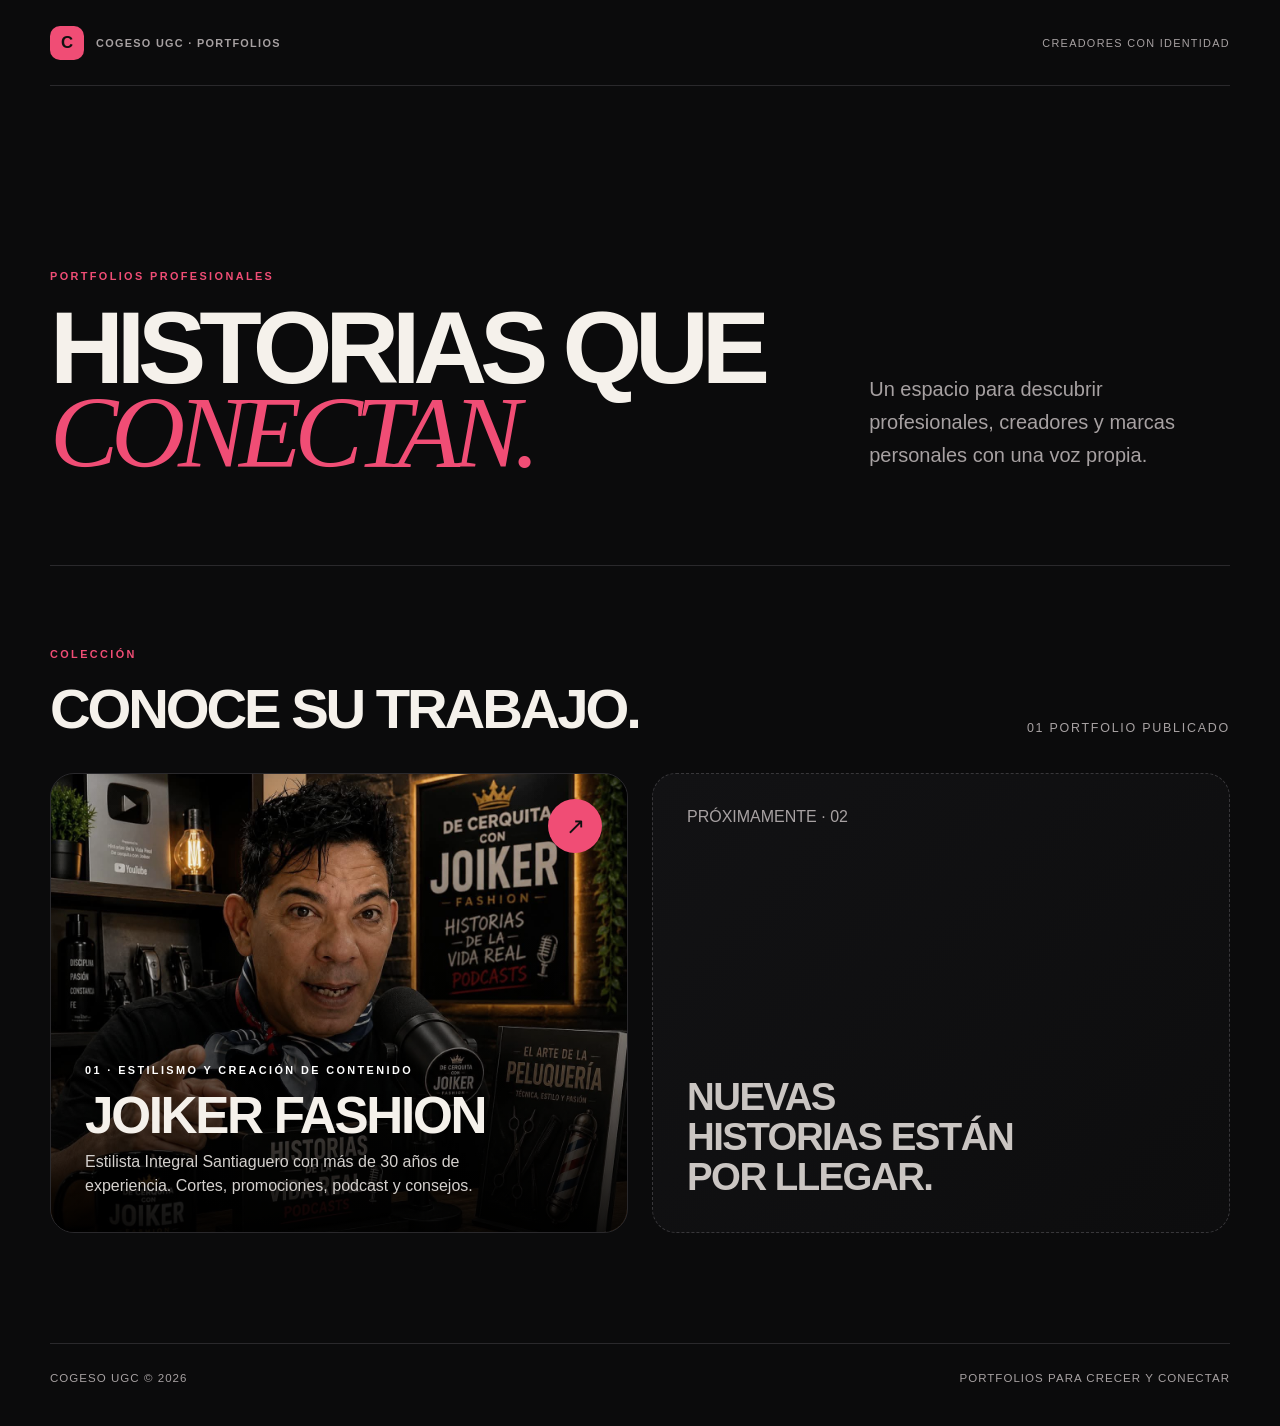
<file: index.html>
<!doctype html>
<html lang="es">
<head>
  <meta charset="utf-8">
  <meta name="viewport" content="width=device-width, initial-scale=1">
  <meta name="description" content="Portfolios de creadores y profesionales desarrollados por Cogeso UGC.">
  <meta name="theme-color" content="#0b0b0c">
  <title>Portfolios · Cogeso UGC</title>
  <link rel="icon" href="data:image/svg+xml,%3Csvg xmlns='http://www.w3.org/2000/svg' viewBox='0 0 64 64'%3E%3Crect width='64' height='64' rx='15' fill='%230b0b0c'/%3E%3Cpath d='M42 19c-3-3-6-5-11-5-10 0-18 8-18 18s8 18 18 18c5 0 9-2 12-5l-7-7c-1 1-3 2-5 2-5 0-8-3-8-8s3-8 8-8c2 0 4 1 5 2z' fill='%23f04d75'/%3E%3C/svg%3E">
  <style>
    :root{--bg:#0b0b0c;--surface:#141416;--ink:#f5f1eb;--muted:#a7a1a2;--line:#2a292c;--accent:#f04d75;--max:1180px}
    *{box-sizing:border-box}
    html{scroll-behavior:smooth}
    body{margin:0;background:var(--bg);color:var(--ink);font-family:Arial,Helvetica,sans-serif}
    a{color:inherit;text-decoration:none}
    img{display:block;max-width:100%}
    .topbar{width:min(calc(100% - 40px),var(--max));height:86px;margin:auto;display:flex;align-items:center;justify-content:space-between;border-bottom:1px solid var(--line)}
    .brand{display:flex;align-items:center;gap:12px;font-size:.76rem;font-weight:800;letter-spacing:.2em}
    .mark{width:34px;height:34px;border-radius:10px;background:var(--accent);display:grid;place-items:center;color:#111;font-size:1.05rem;letter-spacing:0}
    .topbar span:last-child{color:var(--muted);font-size:.68rem;letter-spacing:.12em}
    main{width:min(calc(100% - 40px),var(--max));margin:auto}
    .hero{min-height:480px;padding:105px 0 90px;display:grid;grid-template-columns:minmax(0,1.35fr) minmax(220px,.65fr);gap:70px;align-items:end;border-bottom:1px solid var(--line)}
    .eyebrow,.number{margin:0 0 24px;color:var(--accent);font-size:.68rem;font-weight:800;letter-spacing:.22em}
    h1{max-width:780px;margin:0;font-size:clamp(3.2rem,8vw,7.6rem);line-height:.82;letter-spacing:-.07em}
    h1 em{color:var(--accent);font-family:Georgia,serif;font-weight:400}
    .intro{max-width:370px;margin:0 0 3px;color:var(--muted);font-size:clamp(1rem,1.7vw,1.25rem);line-height:1.65}
    .collection{padding:82px 0 110px}
    .section-head{display:flex;align-items:end;justify-content:space-between;gap:30px;margin-bottom:38px}
    h2{margin:0;font-size:clamp(2rem,4.4vw,4.4rem);line-height:.9;letter-spacing:-.055em}
    .count{margin:0;color:var(--muted);font-size:.78rem;letter-spacing:.14em}
    .grid{display:grid;grid-template-columns:repeat(2,minmax(0,1fr));gap:24px}
    .portfolio{position:relative;min-height:460px;overflow:hidden;border:1px solid var(--line);border-radius:24px;background:var(--surface);isolation:isolate}
    .portfolio img{position:absolute;inset:0;width:100%;height:100%;object-fit:cover;object-position:center;filter:saturate(.85);transition:transform .55s ease,filter .55s ease}
    .portfolio:after{content:"";position:absolute;inset:0;z-index:1;background:linear-gradient(180deg,rgba(0,0,0,.04) 25%,rgba(0,0,0,.9) 100%)}
    .portfolio-content{position:absolute;z-index:2;inset:auto 0 0;padding:34px}
    .portfolio .number{color:#fff;margin-bottom:14px}
    .portfolio h3{margin:0 0 11px;font-size:clamp(2rem,4vw,3.6rem);line-height:.9;letter-spacing:-.045em}
    .portfolio p{max-width:460px;margin:0;color:#d4d0cd;line-height:1.5}
    .open{position:absolute;z-index:3;top:25px;right:25px;width:54px;height:54px;border-radius:50%;display:grid;place-items:center;background:var(--accent);color:#111;font-size:1.45rem;transition:transform .25s ease}
    .portfolio:hover img{transform:scale(1.035);filter:saturate(1)}
    .portfolio:hover .open{transform:rotate(45deg)}
    .coming{min-height:460px;padding:34px;border:1px dashed #38373a;border-radius:24px;display:flex;flex-direction:column;justify-content:space-between;background:linear-gradient(135deg,#121214,#0d0d0e);color:var(--muted)}
    .coming strong{max-width:330px;color:#cac5c2;font-size:clamp(1.6rem,3vw,2.8rem);line-height:1.05;letter-spacing:-.04em}
    footer{width:min(calc(100% - 40px),var(--max));margin:auto;padding:28px 0 42px;border-top:1px solid var(--line);display:flex;justify-content:space-between;gap:20px;color:var(--muted);font-size:.72rem;letter-spacing:.09em}
    @media(max-width:760px){.topbar{height:72px}.topbar>span:last-child{display:none}.hero{min-height:auto;padding:80px 0 70px;grid-template-columns:1fr;gap:36px}.intro{max-width:520px}.collection{padding:62px 0 80px}.section-head{align-items:start;flex-direction:column}.grid{grid-template-columns:1fr}.portfolio,.coming{min-height:410px}.portfolio-content{padding:26px}.coming{display:none}footer{flex-direction:column}}
    @media(prefers-reduced-motion:reduce){html{scroll-behavior:auto}.portfolio img,.open{transition:none}}
  </style>
</head>
<body>
  <header class="topbar">
    <a class="brand" href="./" aria-label="Inicio"><span class="mark">C</span><span>COGESO UGC · PORTFOLIOS</span></a>
    <span>CREADORES CON IDENTIDAD</span>
  </header>
  <main>
    <section class="hero">
      <div>
        <p class="eyebrow">PORTFOLIOS PROFESIONALES</p>
        <h1>HISTORIAS QUE<br><em>CONECTAN.</em></h1>
      </div>
      <p class="intro">Un espacio para descubrir profesionales, creadores y marcas personales con una voz propia.</p>
    </section>
    <section class="collection" aria-labelledby="portfolios-title">
      <header class="section-head">
        <div><p class="eyebrow">COLECCIÓN</p><h2 id="portfolios-title">CONOCE SU TRABAJO.</h2></div>
        <p class="count">01 PORTFOLIO PUBLICADO</p>
      </header>
      <div class="grid">
        <a class="portfolio" href="joiker-fashion/" aria-label="Abrir el portfolio de Joiker Fashion">
          <img src="joiker-fashion/assets/joiker-perfil.jpg" alt="Joiker Fashion en su espacio profesional">
          <span class="open" aria-hidden="true">↗</span>
          <div class="portfolio-content">
            <p class="number">01 · ESTILISMO Y CREACIÓN DE CONTENIDO</p>
            <h3>JOIKER FASHION</h3>
            <p>Estilista Integral Santiaguero con más de 30 años de experiencia. Cortes, promociones, podcast y consejos.</p>
          </div>
        </a>
        <div class="coming" aria-hidden="true"><span>PRÓXIMAMENTE · 02</span><strong>NUEVAS HISTORIAS ESTÁN POR LLEGAR.</strong></div>
      </div>
    </section>
  </main>
  <footer><span>COGESO UGC © 2026</span><span>PORTFOLIOS PARA CRECER Y CONECTAR</span></footer>
</body>
</html>
</file>
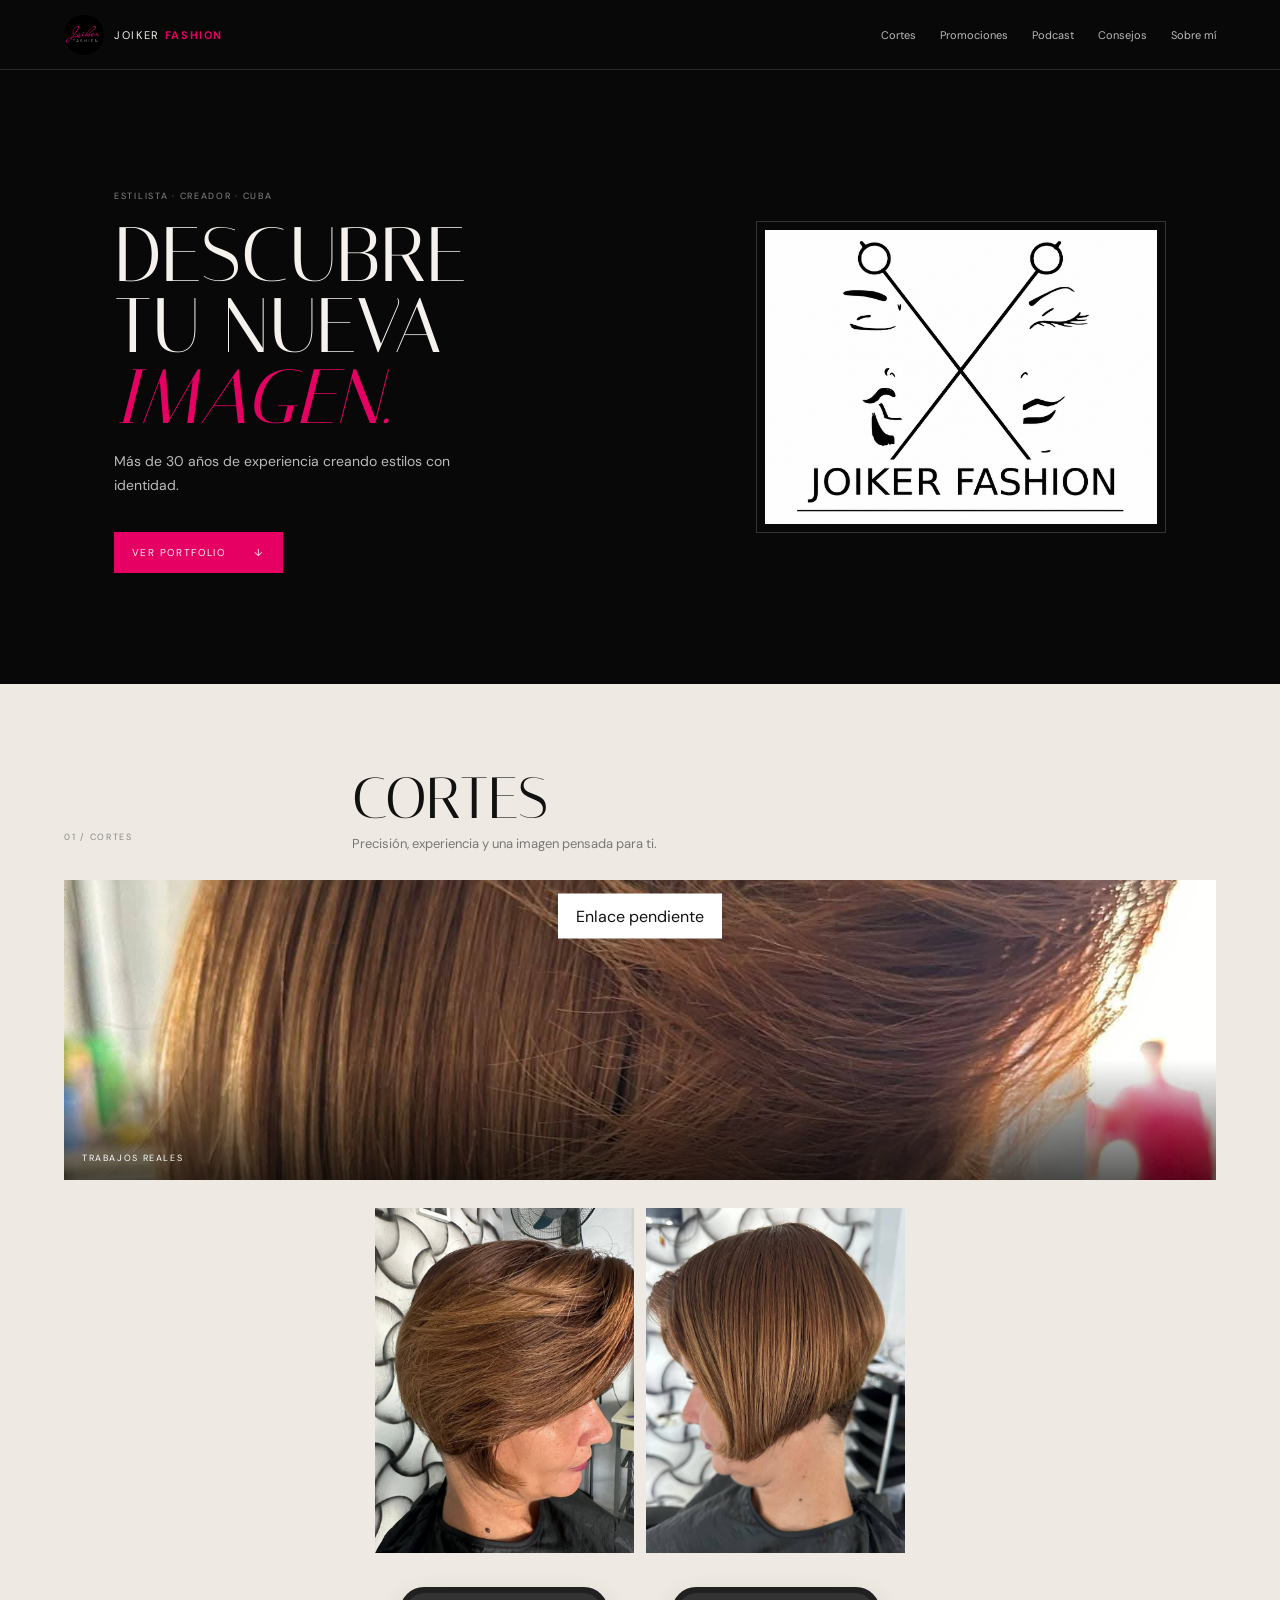
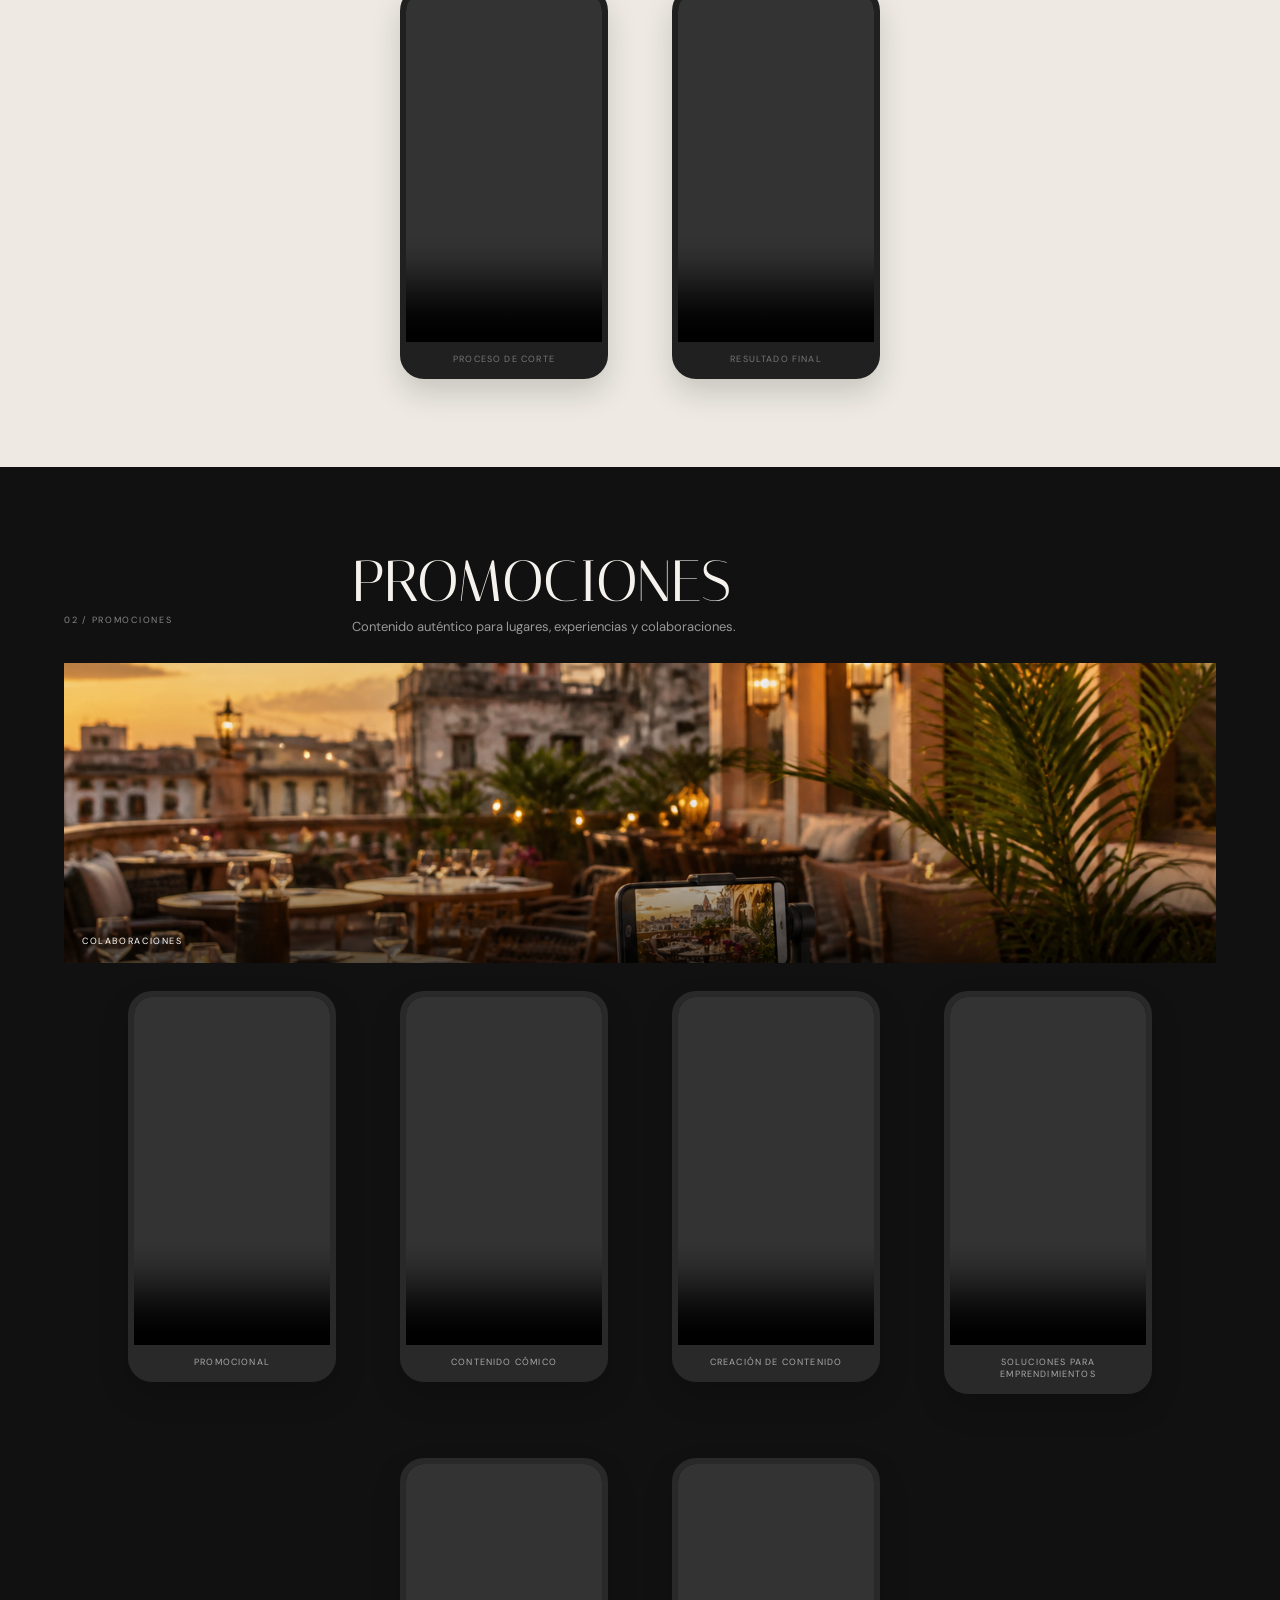
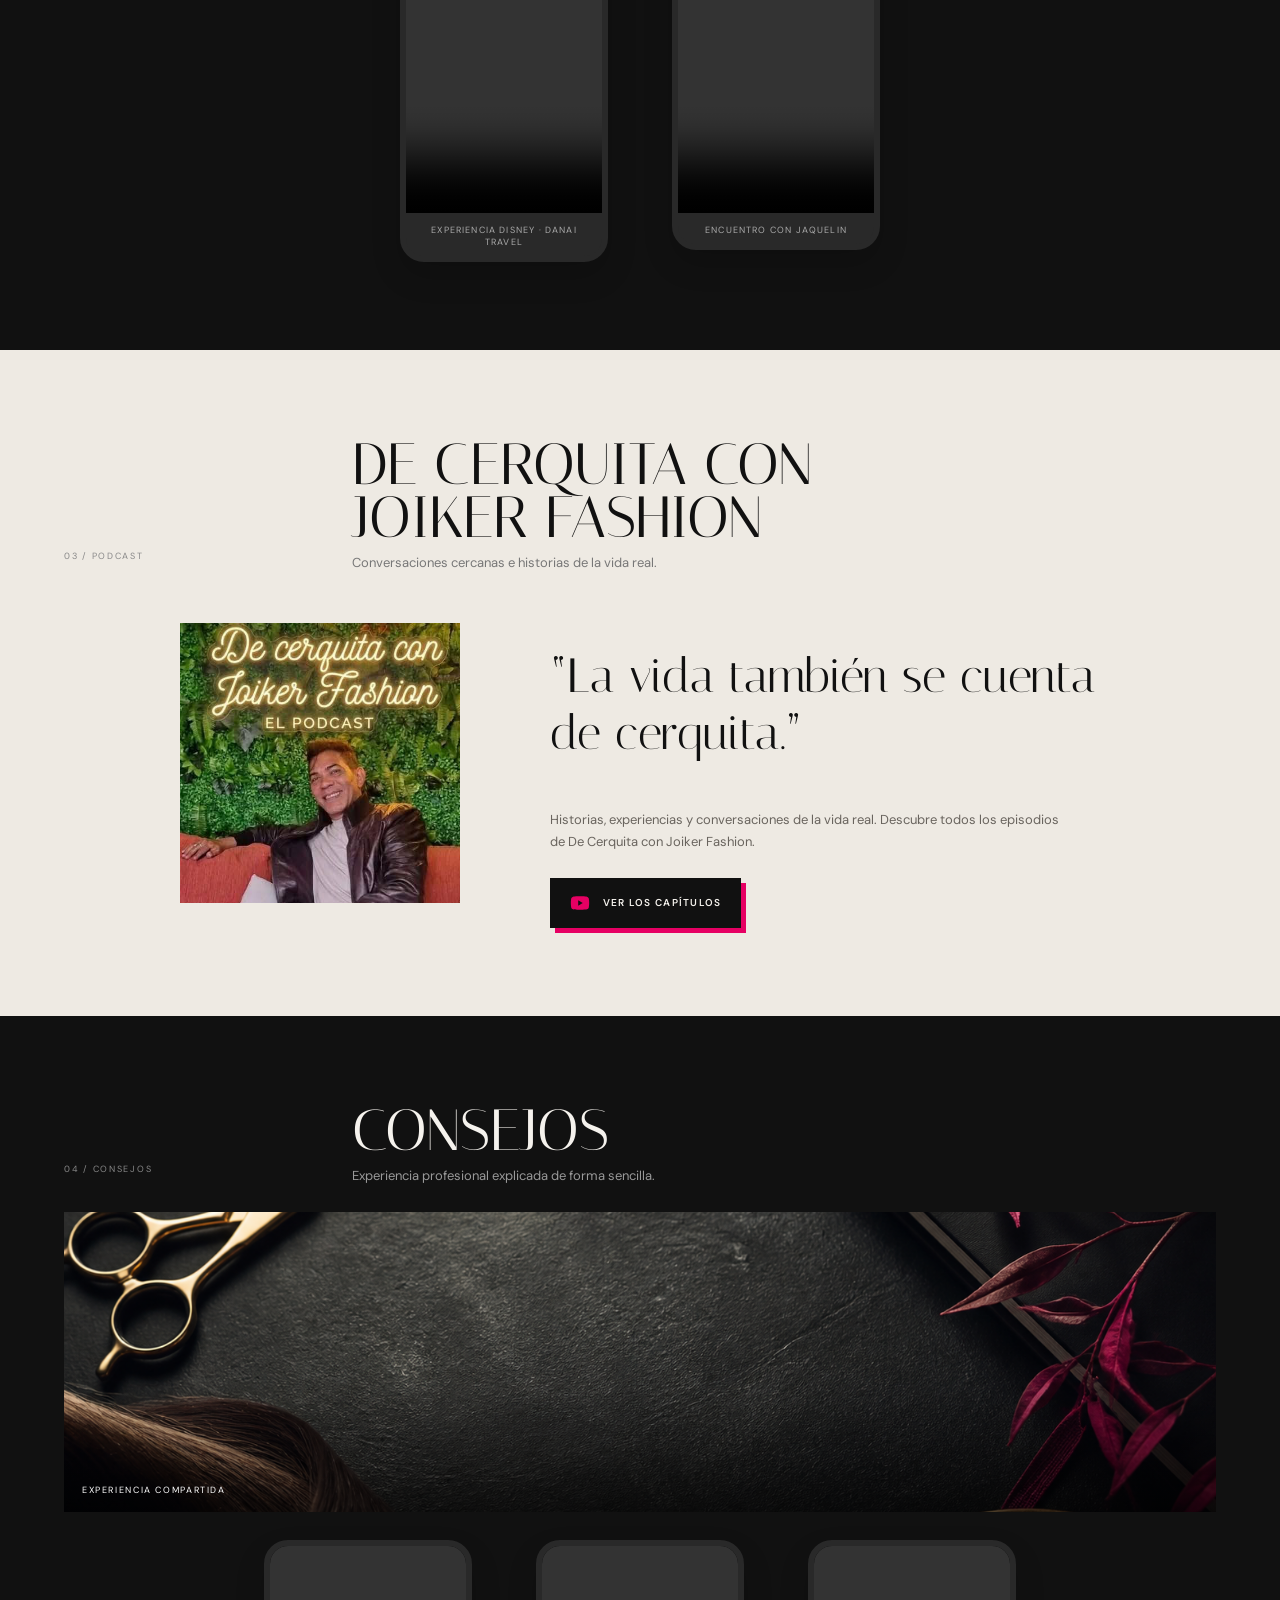
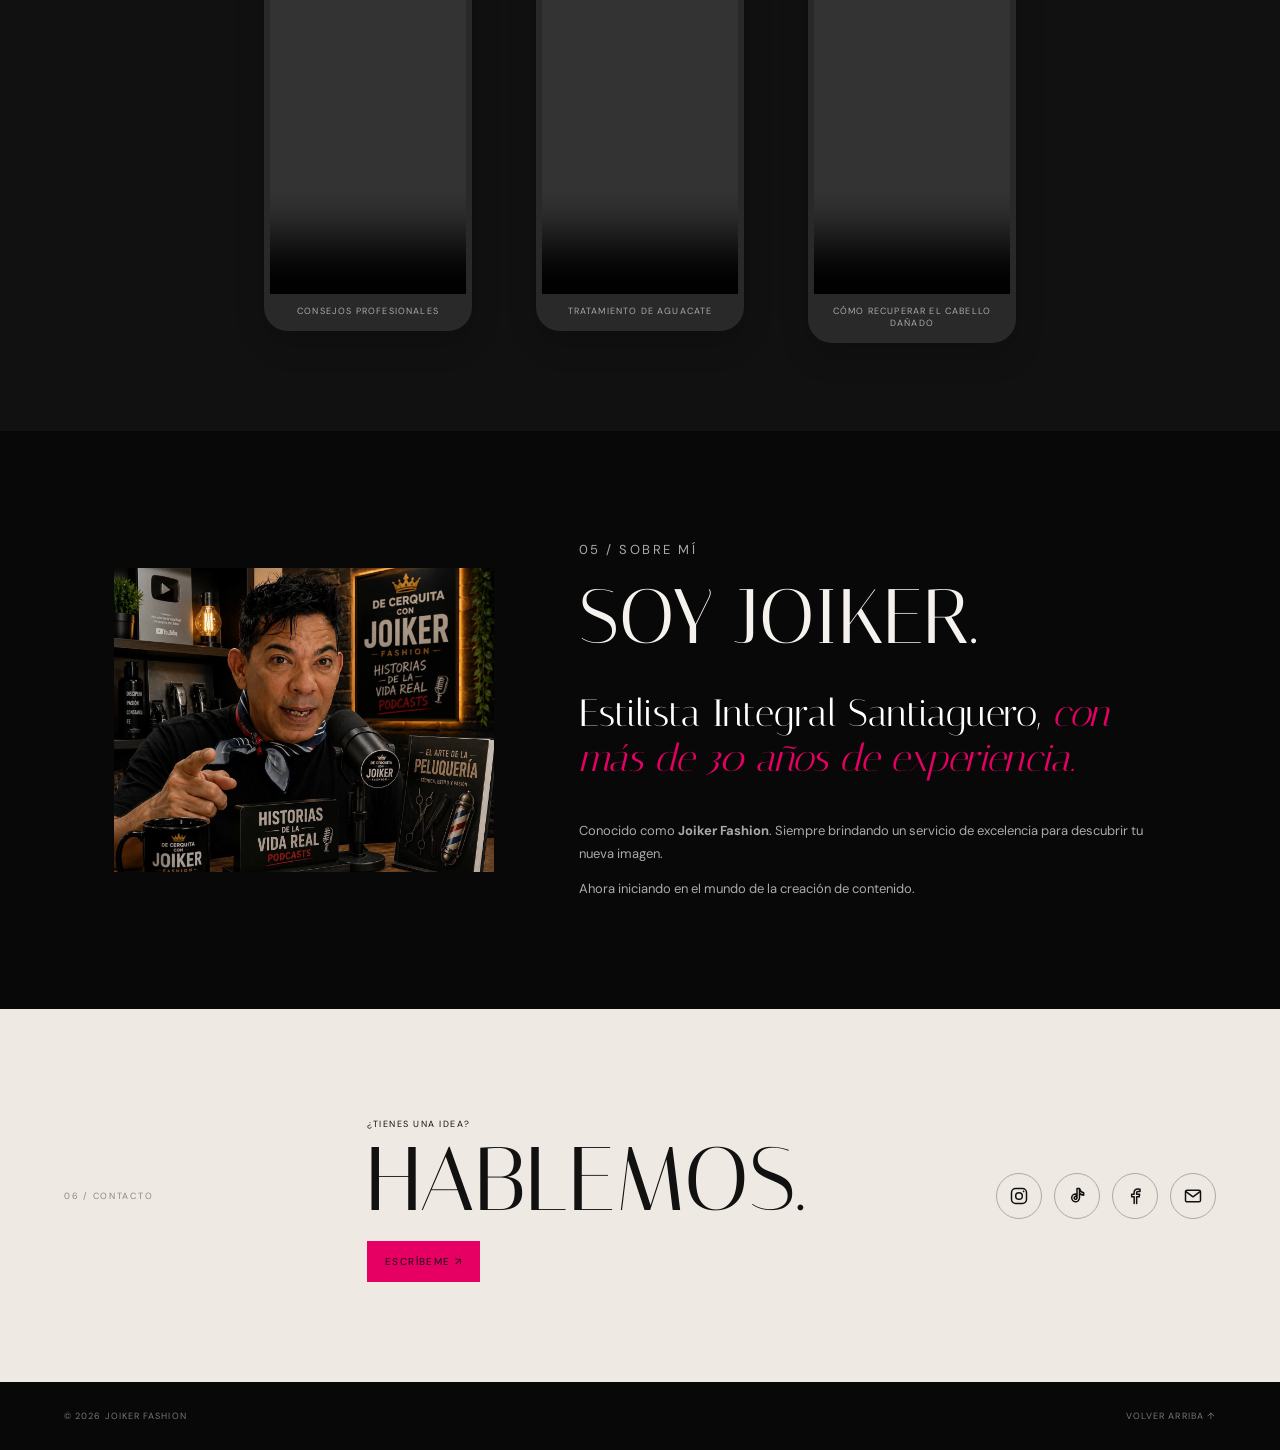
<file: joiker-fashion/index.html>
<!doctype html><html lang="es"><head>
<meta charset="utf-8"><meta name="viewport" content="width=device-width,initial-scale=1"><meta name="theme-color" content="#080808">
<meta name="description" content="Joiker Fashion — estilista integral santiaguero y creador de contenido con más de 30 años de experiencia.">
<meta property="og:title" content="Joiker Fashion | Descubre tu imagen"><meta property="og:description" content="Cortes, promociones, podcast y consejos."><meta property="og:image" content="assets/portada-joiker-recortada.png">
<title>Joiker Fashion | Descubre tu imagen</title><link rel="icon" type="image/png" href="assets/logo-limpio.png"><link rel="preconnect" href="https://fonts.googleapis.com"><link rel="preconnect" href="https://fonts.gstatic.com" crossorigin><link href="https://fonts.googleapis.com/css2?family=DM+Sans:wght@400;500;600&family=Italiana&display=swap" rel="stylesheet"><link rel="stylesheet" href="styles.css">
</head><body>
<a class="skip" href="#contenido">Ir al contenido</a>
<header class="nav"><a class="brand" href="#inicio"><img src="assets/logo-limpio.png" alt="Logo Joiker Fashion"><span>JOIKER <b>FASHION</b></span></a><button class="menu-btn" aria-label="Abrir menú" aria-expanded="false"><i></i><i></i></button><nav><a href="#cortes">Cortes</a><a href="#promociones">Promociones</a><a href="#podcast">Podcast</a><a href="#consejos">Consejos</a><a href="#sobre-mi">Sobre mí</a></nav></header>
<main id="contenido">
<section class="hero" id="inicio"><div class="hero-copy reveal"><p class="eyebrow">ESTILISTA · CREADOR · CUBA</p><h1>DESCUBRE<br>TU NUEVA<br><em>IMAGEN.</em></h1><p>Más de 30 años de experiencia creando estilos con identidad.</p><a class="button" href="#cortes">Ver portfolio <span>↓</span></a></div><figure class="hero-photo reveal"><img src="assets/portada-joiker-recortada.png" alt="Diseño Joiker Fashion con perfiles y tijeras"></figure></section>
<section class="category" id="cortes"><header class="category-head"><p class="index">01 / CORTES</p><div><h2>CORTES</h2><p>Precisión, experiencia y una imagen pensada para ti.</p></div></header><div class="category-cover cuts-cover"><img src="assets/corte-real-1.jpg" alt="Corte bob realizado por Joiker"><span>TRABAJOS REALES</span></div><div class="showcase photos two"><figure><img src="assets/corte-real-2.jpg" alt="Corte corto cobrizo realizado por Joiker"></figure><figure><img src="assets/corte-real-3.jpg" alt="Corte bob asimétrico realizado por Joiker"></figure></div><div class="phones"><figure class="phone"><video controls playsinline preload="metadata"><source src="assets/video-corte-1.mp4" type="video/mp4"></video><figcaption>Proceso de corte</figcaption></figure><figure class="phone"><video controls playsinline preload="metadata"><source src="assets/video-corte-2.mp4" type="video/mp4"></video><figcaption>Resultado final</figcaption></figure></div></section>
<section class="category alt" id="promociones"><header class="category-head"><p class="index">02 / PROMOCIONES</p><div><h2>PROMOCIONES</h2><p>Contenido auténtico para lugares, experiencias y colaboraciones.</p></div></header><div class="category-cover"><img src="assets/portada-promociones-general.png" alt="Creador grabando contenido para promocionar un negocio local"><span>COLABORACIONES</span></div><div class="phones three"><figure class="phone"><video controls playsinline preload="metadata"><source src="assets/video-promocional.mp4" type="video/mp4"></video><figcaption>Promocional</figcaption></figure><figure class="phone"><video controls playsinline preload="metadata"><source src="assets/video-comico.mp4" type="video/mp4"></video><figcaption>Contenido cómico</figcaption></figure><figure class="phone"><video controls playsinline preload="metadata"><source src="assets/video-otro.mp4" type="video/mp4"></video><figcaption>Creación de contenido</figcaption></figure><figure class="phone"><video controls playsinline preload="metadata"><source src="assets/promocion-stiprintpc.mp4" type="video/mp4"></video><figcaption>Soluciones para emprendimientos</figcaption></figure><figure class="phone"><video controls playsinline preload="metadata"><source src="assets/promocion-danai-travel.mp4" type="video/mp4"></video><figcaption>Experiencia Disney · Danai Travel</figcaption></figure><figure class="phone"><video controls playsinline preload="metadata"><source src="assets/video-jaquelin.mp4" type="video/mp4"></video><figcaption>Encuentro con Jaquelin</figcaption></figure></div></section>
<section class="category" id="podcast"><header class="category-head"><p class="index">03 / PODCAST</p><div><h2>DE CERQUITA CON<br>JOIKER FASHION</h2><p>Conversaciones cercanas e historias de la vida real.</p></div></header><div class="podcast-card"><img src="assets/podcast-de-cerquita.jpg" alt="De cerquita con Joiker Fashion, el podcast"><div><p class="quote">“La vida también se cuenta de cerquita.”</p><p class="podcast-copy">Historias, experiencias y conversaciones de la vida real. Descubre todos los episodios de De Cerquita con Joiker Fashion.</p><div class="podcast-actions"><a class="youtube-button" href="https://www.youtube.com/@DecerquitaconJoikerFashion" target="_blank" rel="noopener" aria-label="Ver los capítulos en YouTube"><svg viewBox="0 0 24 24" aria-hidden="true"><path d="M21.6 7.2a2.8 2.8 0 0 0-2-2C17.8 4.7 12 4.7 12 4.7s-5.8 0-7.6.5a2.8 2.8 0 0 0-2 2A29 29 0 0 0 2 12a29 29 0 0 0 .4 4.8 2.8 2.8 0 0 0 2 2c1.8.5 7.6.5 7.6.5s5.8 0 7.6-.5a2.8 2.8 0 0 0 2-2A29 29 0 0 0 22 12a29 29 0 0 0-.4-4.8Z"/><path class="play" d="m10 9 5 3-5 3Z"/></svg><span>Ver los capítulos</span></a></div></div></div></section>
<section class="category alt" id="consejos"><header class="category-head"><p class="index">04 / CONSEJOS</p><div><h2>CONSEJOS</h2><p>Experiencia profesional explicada de forma sencilla.</p></div></header><div class="category-cover"><img src="assets/portada-consejos-general.png" alt="Herramientas de peluquería representando consejos profesionales"><span>EXPERIENCIA COMPARTIDA</span></div><div class="phones"><figure class="phone"><video controls playsinline preload="metadata"><source src="assets/video-consejos.mp4" type="video/mp4"></video><figcaption>Consejos profesionales</figcaption></figure><figure class="phone"><video controls playsinline preload="metadata"><source src="assets/video-tratamiento-aguacate.mp4" type="video/mp4"></video><figcaption>Tratamiento de aguacate</figcaption></figure><figure class="phone"><video controls playsinline preload="metadata"><source src="assets/consejo-cabello-danado.mp4" type="video/mp4"></video><figcaption>Cómo recuperar el cabello dañado</figcaption></figure></div></section>
<section class="about" id="sobre-mi"><figure><img src="assets/joiker-perfil.jpg" alt="Joiker en su espacio profesional"></figure><div><p class="index">05 / SOBRE MÍ</p><h2>SOY JOIKER.</h2><p class="about-lead">Estilista Integral Santiaguero, <em>con más de 30 años de experiencia.</em></p><p>Conocido como <strong>Joiker Fashion</strong>. Siempre brindando un servicio de excelencia para descubrir tu nueva imagen.</p><p>Ahora iniciando en el mundo de la creación de contenido.</p></div></section>
<section class="contact" id="contacto"><p class="index">06 / CONTACTO</p><div><p>¿TIENES UNA IDEA?</p><h2>HABLEMOS.</h2><a class="button js-email" href="#">Escríbeme ↗</a></div><nav class="social-icons" aria-label="Redes sociales"><a class="js-instagram" href="#" target="_blank" rel="noopener" aria-label="Instagram"><svg viewBox="0 0 24 24"><rect x="3" y="3" width="18" height="18" rx="5"/><circle cx="12" cy="12" r="4"/><circle cx="17.5" cy="6.5" r="1" class="fill"/></svg></a><a class="js-tiktok" href="#" target="_blank" rel="noopener" aria-label="TikTok"><svg viewBox="0 0 24 24"><path d="M15 3v11.2a4.7 4.7 0 1 1-4-4.65v3.2a1.7 1.7 0 1 0 1 1.55V3h3Zm0 0c.5 2.8 2.2 4.5 5 5v3.1c-2-.2-3.7-1-5-2.2"/></svg></a><a class="js-facebook" href="#" target="_blank" rel="noopener" aria-label="Facebook"><svg viewBox="0 0 24 24"><path d="M14 21v-8h3l.5-3H14V8.2c0-.9.3-1.7 1.8-1.7H18V3.8c-.4-.1-1.5-.2-2.6-.2-2.7 0-4.5 1.6-4.5 4.6V10H8v3h3v8"/></svg></a><a class="js-email" href="#" aria-label="Correo electrónico"><svg viewBox="0 0 24 24"><rect x="3" y="5" width="18" height="14" rx="2"/><path d="m4 7 8 6 8-6"/></svg></a></nav></section>
</main><footer><span>© <span id="year"></span> Joiker Fashion</span><a href="#inicio">Volver arriba ↑</a></footer><div class="toast">Enlace pendiente</div><script src="script.js"></script></body></html>
</file>
<file: joiker-fashion/styles.css>
:root{--bg:#080808;--paper:#eeeae3;--pink:#e60063;--white:#f5f2ed;--pad:clamp(20px,5vw,68px);--max:1180px}*{box-sizing:border-box}html{scroll-behavior:smooth}body{margin:0;background:var(--bg);color:var(--white);font-family:"DM Sans",sans-serif}img,video{display:block;width:100%}a{color:inherit;text-decoration:none}h1,h2{font-family:"Italiana",serif;font-weight:400;margin:0;line-height:.92}em{font-weight:400;color:var(--pink)}.skip{position:fixed;top:-60px;left:10px;background:var(--pink);padding:10px;z-index:99}.skip:focus{top:10px}.nav{height:70px;padding:0 var(--pad);border-bottom:1px solid #292929;display:flex;align-items:center;justify-content:space-between;position:relative;z-index:20}.brand{display:flex;align-items:center;gap:10px;font-size:11px;letter-spacing:.15em}.brand img{width:40px;height:40px;border-radius:50%;object-fit:cover}.brand b{color:var(--pink)}.nav nav{display:flex;gap:24px;font-size:11px;color:#bbb}.menu-btn{display:none;background:none;border:0;width:40px}.menu-btn i{display:block;height:1px;background:white;margin:6px}.hero{max-width:var(--max);min-height:calc(100svh - 70px);margin:auto;padding:clamp(55px,8vw,100px) var(--pad);display:grid;grid-template-columns:1fr 1fr;align-items:center;gap:clamp(35px,7vw,95px)}.eyebrow,.index{font-size:9px;letter-spacing:.19em;color:#888}.hero h1{font-size:clamp(58px,7vw,104px);margin:20px 0}.hero-copy>p:not(.eyebrow){color:#bbb;font-size:14px;line-height:1.7;max-width:400px}.button{display:inline-flex;gap:28px;background:var(--pink);padding:14px 18px;margin-top:20px;font-size:10px;letter-spacing:.14em;text-transform:uppercase}.hero-photo{margin:0;max-width:480px;justify-self:end;border:1px solid #333;padding:10px}.hero-photo img{aspect-ratio:4/3;object-fit:cover}.category{padding:clamp(70px,9vw,120px) var(--pad);background:var(--paper);color:#111}.category.alt{background:#111;color:var(--white)}.category>*{max-width:var(--max);margin-inline:auto}.category-head{display:grid;grid-template-columns:1fr 3fr;align-items:end;margin-bottom:36px}.category-head h2{font-size:clamp(46px,6vw,82px)}.category-head div p{color:#777;font-size:13px;margin:10px 0 0}.alt .category-head div p{color:#999}.category-cover{height:clamp(220px,36vw,430px);position:relative;overflow:hidden;margin-bottom:34px}.category-cover img{height:100%;object-fit:cover}.category-cover:after{content:"";position:absolute;inset:0;background:linear-gradient(transparent 60%,rgba(0,0,0,.65))}.category-cover span{position:absolute;left:18px;bottom:16px;z-index:2;color:white;font-size:9px;letter-spacing:.18em}.showcase.photos{display:grid;grid-template-columns:repeat(3,1fr);gap:12px;margin-bottom:46px}.photos figure{margin:0;overflow:hidden;background:#ddd}.photos img{aspect-ratio:3/4;object-fit:cover}.phones{display:flex;justify-content:center;align-items:flex-start;gap:clamp(20px,5vw,64px);flex-wrap:wrap}.phone{width:min(100%,260px);margin:0;border:7px solid #202020;border-radius:28px;background:#202020;overflow:hidden;box-shadow:0 16px 36px rgba(0,0,0,.18)}.alt .phone{border-color:#292929;background:#292929}.phone video{aspect-ratio:9/16;object-fit:cover;background:#000}.phone figcaption{text-align:center;padding:11px 6px 8px;color:#777;font-size:9px;letter-spacing:.13em;text-transform:uppercase}.alt .phone figcaption{color:#aaa}.podcast-card{display:grid;grid-template-columns:280px 1fr;gap:clamp(35px,7vw,90px);align-items:center;max-width:920px}.podcast-card img{aspect-ratio:1;object-fit:contain}.quote{font-family:"Italiana";font-size:clamp(28px,4vw,48px)}.text-link{font-size:10px;color:var(--pink);letter-spacing:.12em;text-transform:uppercase;border-bottom:1px solid var(--pink);padding-bottom:7px}.about{max-width:var(--max);margin:auto;padding:clamp(75px,10vw,130px) var(--pad);display:grid;grid-template-columns:minmax(260px,460px) 1fr;gap:clamp(40px,8vw,100px);align-items:center}.about figure{margin:0}.about figure img{width:100%;height:auto;object-fit:contain}.about h2{font-size:clamp(45px,6vw,78px);margin:20px 0}.about-lead{font-family:"Italiana";font-size:clamp(24px,3vw,38px)!important;line-height:1.2!important;color:white!important}.about div>p{color:#aaa;line-height:1.75;font-size:13px}.contact{background:var(--paper);color:#111;padding:clamp(65px,8vw,100px) var(--pad);display:grid;grid-template-columns:1fr 2fr 1fr;align-items:center;gap:30px}.contact h2{font-size:clamp(50px,7vw,90px)}.contact>div>p{font-size:9px;letter-spacing:.17em}.social-icons{display:flex;gap:12px;justify-content:flex-end}.social-icons a{width:46px;height:46px;border:1px solid #aaa;border-radius:50%;display:grid;place-items:center;transition:.2s}.social-icons a:hover{background:var(--pink);border-color:var(--pink);color:white}.social-icons svg{width:20px;height:20px;fill:none;stroke:currentColor;stroke-width:1.8;stroke-linecap:round;stroke-linejoin:round}.social-icons .fill{fill:currentColor;stroke:none}footer{padding:28px var(--pad);display:flex;justify-content:space-between;color:#777;font-size:9px;letter-spacing:.12em;text-transform:uppercase}.toast{position:fixed;bottom:20px;left:50%;transform:translate(-50%,130%);background:white;color:#111;padding:12px 18px;transition:.3s}.toast.show{transform:translate(-50%,0)}.reveal{opacity:0;transform:translateY(18px);transition:.6s}.reveal.visible{opacity:1;transform:none}
@media(max-width:760px){.nav nav{display:none;position:absolute;top:70px;left:0;right:0;background:#090909;padding:24px var(--pad);flex-direction:column}.nav.open nav{display:flex}.menu-btn{display:block}.hero{grid-template-columns:1fr;min-height:auto;padding-block:55px}.hero-photo{max-width:420px;justify-self:center}.category-head{grid-template-columns:1fr;gap:14px}.podcast-card{grid-template-columns:minmax(180px,260px) 1fr}.about{grid-template-columns:1fr}.about figure{max-width:480px;margin:auto}.contact{grid-template-columns:1fr}.social-icons{justify-content:flex-start}}
@media(max-width:500px){.brand span{display:none}.hero h1{font-size:16vw}.hero-photo{padding:6px}.category{padding-inline:20px}.category-cover{height:230px}.showcase.photos{grid-template-columns:repeat(3,1fr);gap:6px}.phone{width:calc(50% - 10px);border-width:5px;border-radius:20px}.phones.three .phone{width:calc(50% - 10px)}.phone figcaption{font-size:7px;min-height:34px}.podcast-card{grid-template-columns:1fr}.podcast-card img{max-width:240px}.about{padding-inline:20px}.contact{padding-inline:20px}.social-icons a{width:43px;height:43px}}
@media(prefers-reduced-motion:reduce){html{scroll-behavior:auto}.reveal{opacity:1;transform:none;transition:none}}

/* Escala calibrada con el portfolio Cogeso UGC de referencia */
.hero{min-height:614px;padding-block:55px}.hero h1{font-size:clamp(58px,6vw,84px);margin-block:18px}.hero-photo{max-width:410px;padding:8px}.category{padding-block:clamp(58px,7vw,88px)}.category-head{margin-bottom:28px}.category-head h2{font-size:clamp(42px,4.5vw,60px)}.category-cover{height:clamp(200px,25vw,300px);margin-bottom:28px}.showcase.photos{max-width:800px;margin-bottom:34px}.phone{width:208px;border-width:6px;border-radius:24px;box-shadow:0 14px 30px rgba(0,0,0,.16)}.about{padding-block:clamp(65px,8vw,95px);grid-template-columns:minmax(240px,380px) 1fr;gap:clamp(40px,7vw,85px)}
@media(max-width:760px){.hero{min-height:auto;padding-block:48px}.hero-photo{max-width:360px}.category-head{gap:12px}.podcast-card{grid-template-columns:minmax(180px,240px) 1fr}.about{grid-template-columns:1fr}.about figure{max-width:420px}}
@media(max-width:500px){.hero h1{font-size:50px}.category{padding-block:58px}.category-head h2{font-size:42px}.category-cover{height:205px}.showcase.photos{grid-template-columns:repeat(2,1fr);gap:8px;max-width:330px}.showcase.photos figure:last-child{grid-column:span 2;width:calc(50% - 4px)}.phones{flex-direction:column;align-items:center;gap:26px}.phone,.phones.three .phone{width:284px;max-width:calc(100vw - 48px);border-width:6px;border-radius:24px}.phone figcaption{font-size:8px;min-height:auto}.podcast-card{grid-template-columns:1fr}.podcast-card img{max-width:220px}.about{padding-block:65px}}

.cuts-cover img{object-position:center 38%}.showcase.photos.two{grid-template-columns:repeat(2,1fr);max-width:530px}
@media(max-width:500px){.showcase.photos.two figure:last-child{grid-column:auto;width:auto}}

.brand img{object-fit:contain;background:#000}

.podcast-copy{max-width:520px;color:#69645e;font-size:13px;line-height:1.7}.podcast-actions{display:flex;align-items:center;gap:22px;flex-wrap:wrap;margin-top:25px}.youtube-button{display:inline-flex;align-items:center;gap:12px;background:#111;color:#f5f2ed;padding:13px 18px;border:1px solid #111;border-radius:0;font-size:10px;font-weight:600;letter-spacing:.13em;text-transform:uppercase;box-shadow:5px 5px 0 var(--pink);transition:transform .2s,box-shadow .2s,color .2s}.youtube-button:hover{color:var(--pink);transform:translate(-2px,-2px);box-shadow:8px 8px 0 var(--pink)}.youtube-button svg{width:22px;height:22px;fill:var(--pink)}.youtube-button .play{fill:#111}.youtube-button:hover .play{fill:#111}
@media(max-width:500px){.podcast-actions{align-items:flex-start;flex-direction:column}.youtube-button{justify-content:center;width:100%;max-width:284px}}
</file>
